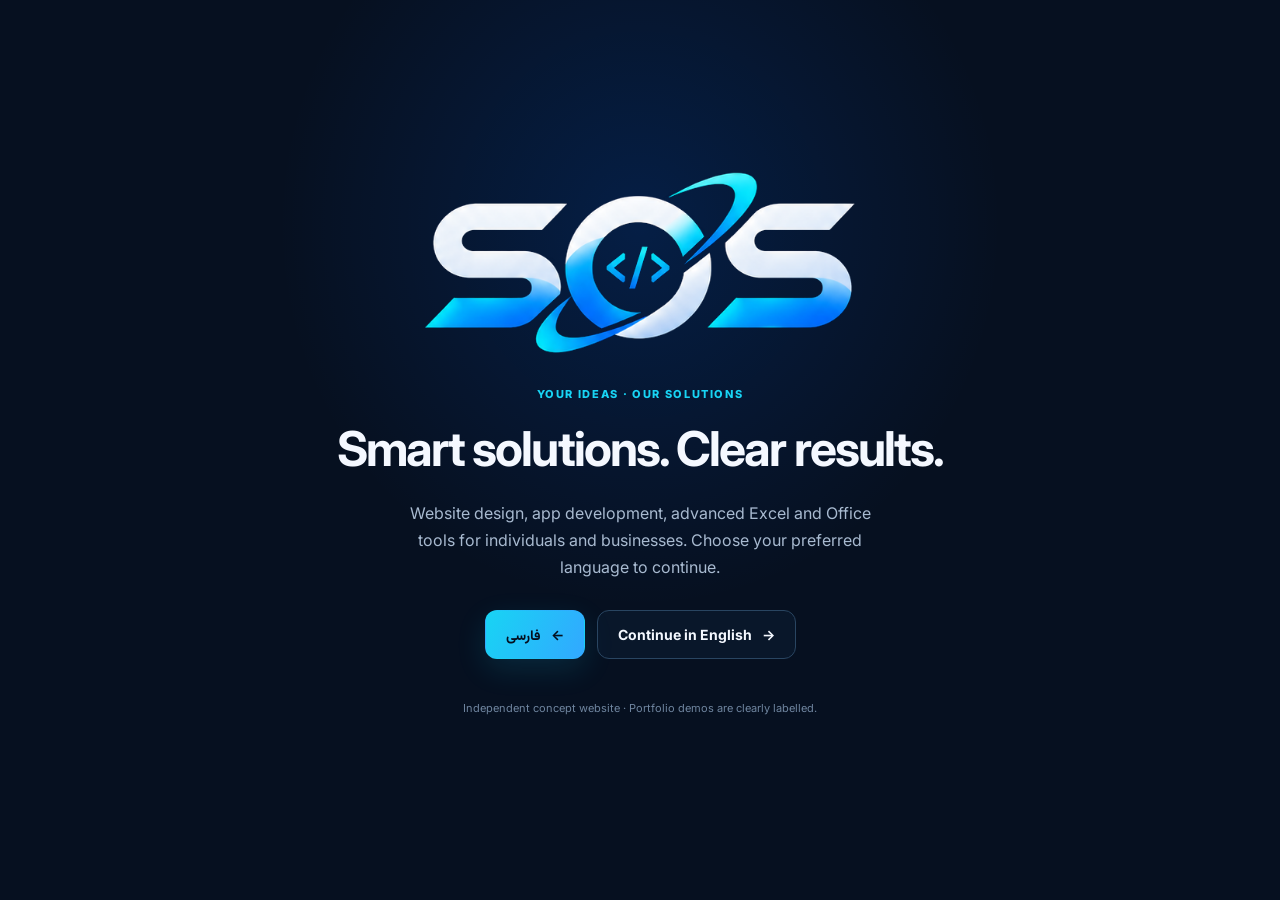
<file: index.html>
<!doctype html>
<html lang="en">
<head>
  <meta charset="utf-8">
  <meta name="viewport" content="width=device-width, initial-scale=1">
  <meta name="theme-color" content="#061020">
  <meta name="description" content="Smart Online Solutions — practical digital solutions for people and businesses.">
  <title>Smart Online Solutions | Choose your language</title>
  <link rel="icon" href="assets/icons/favicon.svg" type="image/svg+xml">
  <link rel="stylesheet" href="css/main.css">
</head>
<body class="language-gate">
  <main class="gate-shell">
    <img class="gate-logo" src="assets/images/sos-logo.png" alt="Smart Online Solutions logo">
    <p class="eyebrow">YOUR IDEAS · OUR SOLUTIONS</p>
    <h1>Smart solutions. Clear results.</h1>
    <p class="gate-intro">Website design, app development, advanced Excel and Office tools for individuals and businesses. Choose your preferred language to continue.</p>
    <div class="language-options">
      <a class="button button-primary" href="fa/">فارسی <span aria-hidden="true">←</span></a>
      <a class="button button-secondary" href="en/">Continue in English <span aria-hidden="true">→</span></a>
    </div>
    <p class="small-note">Independent concept website · Portfolio demos are clearly labelled.</p>
  </main>
</body>
</html>
</file>
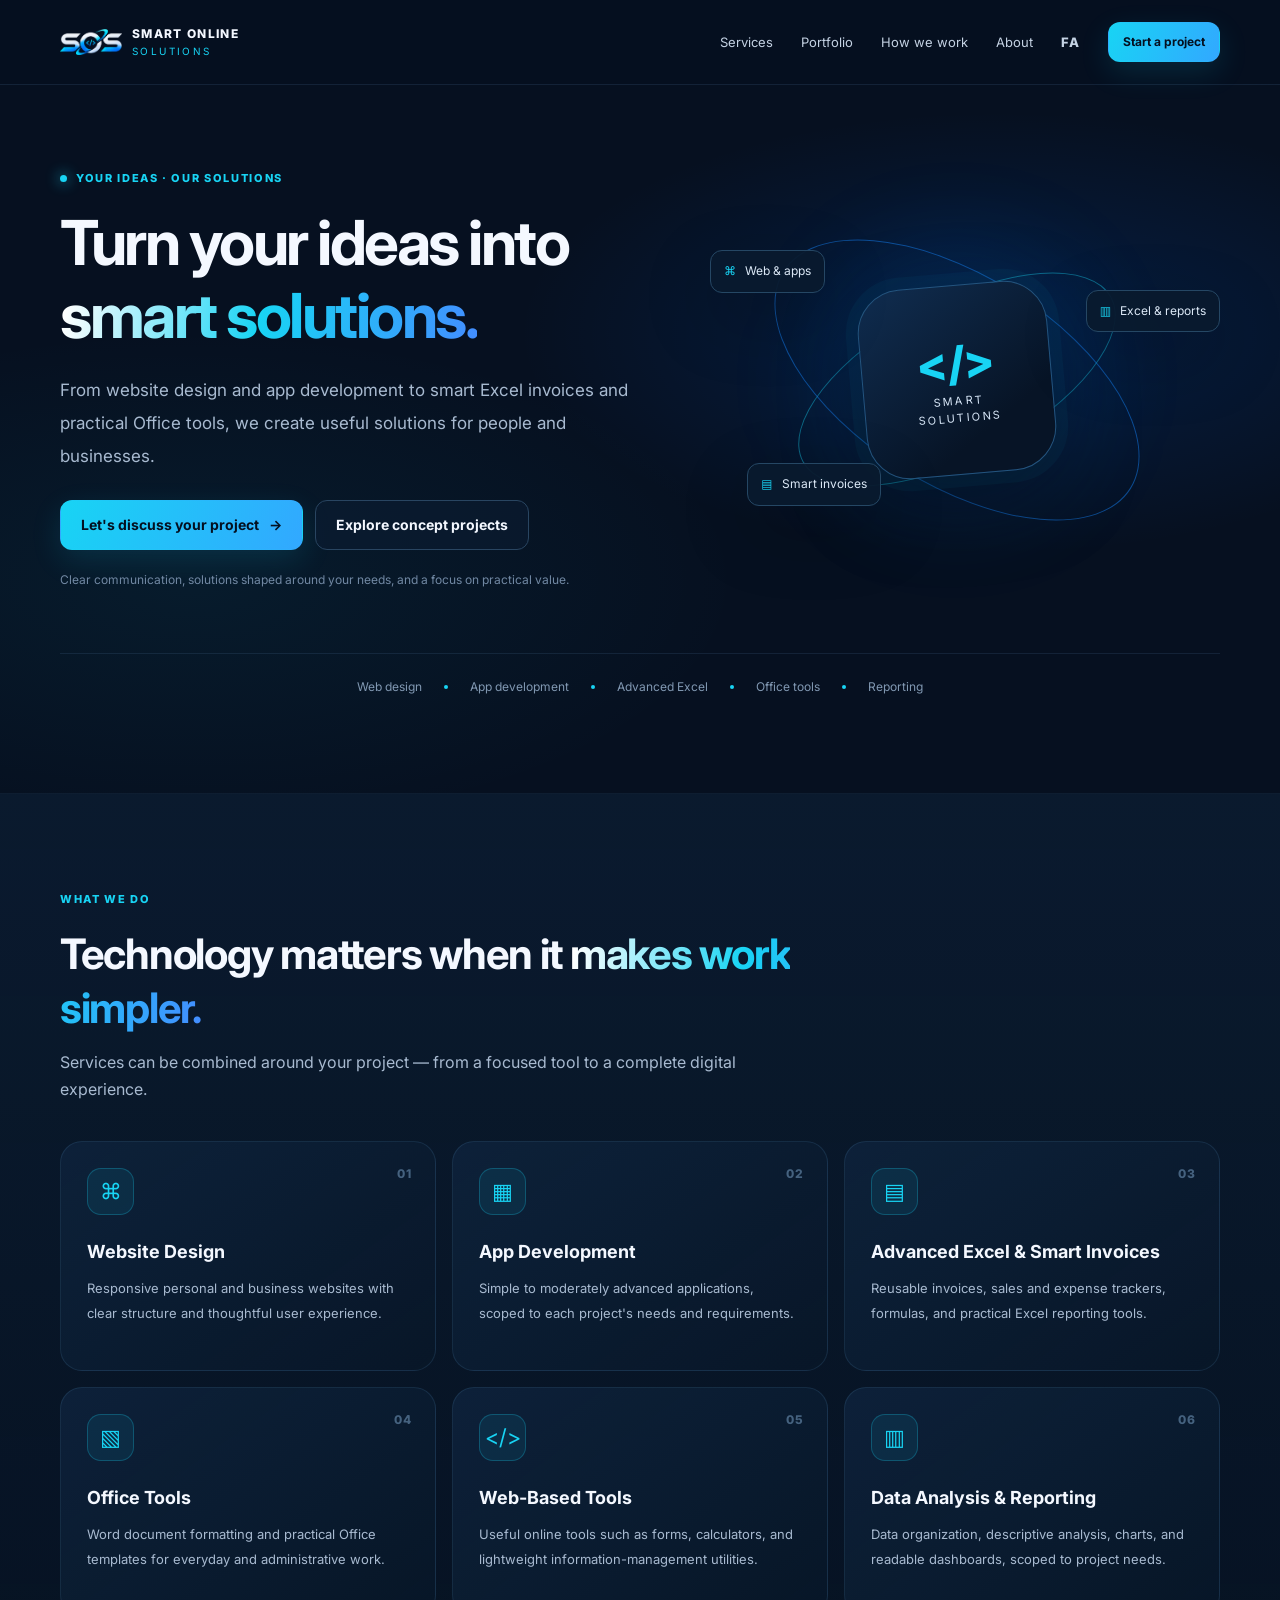
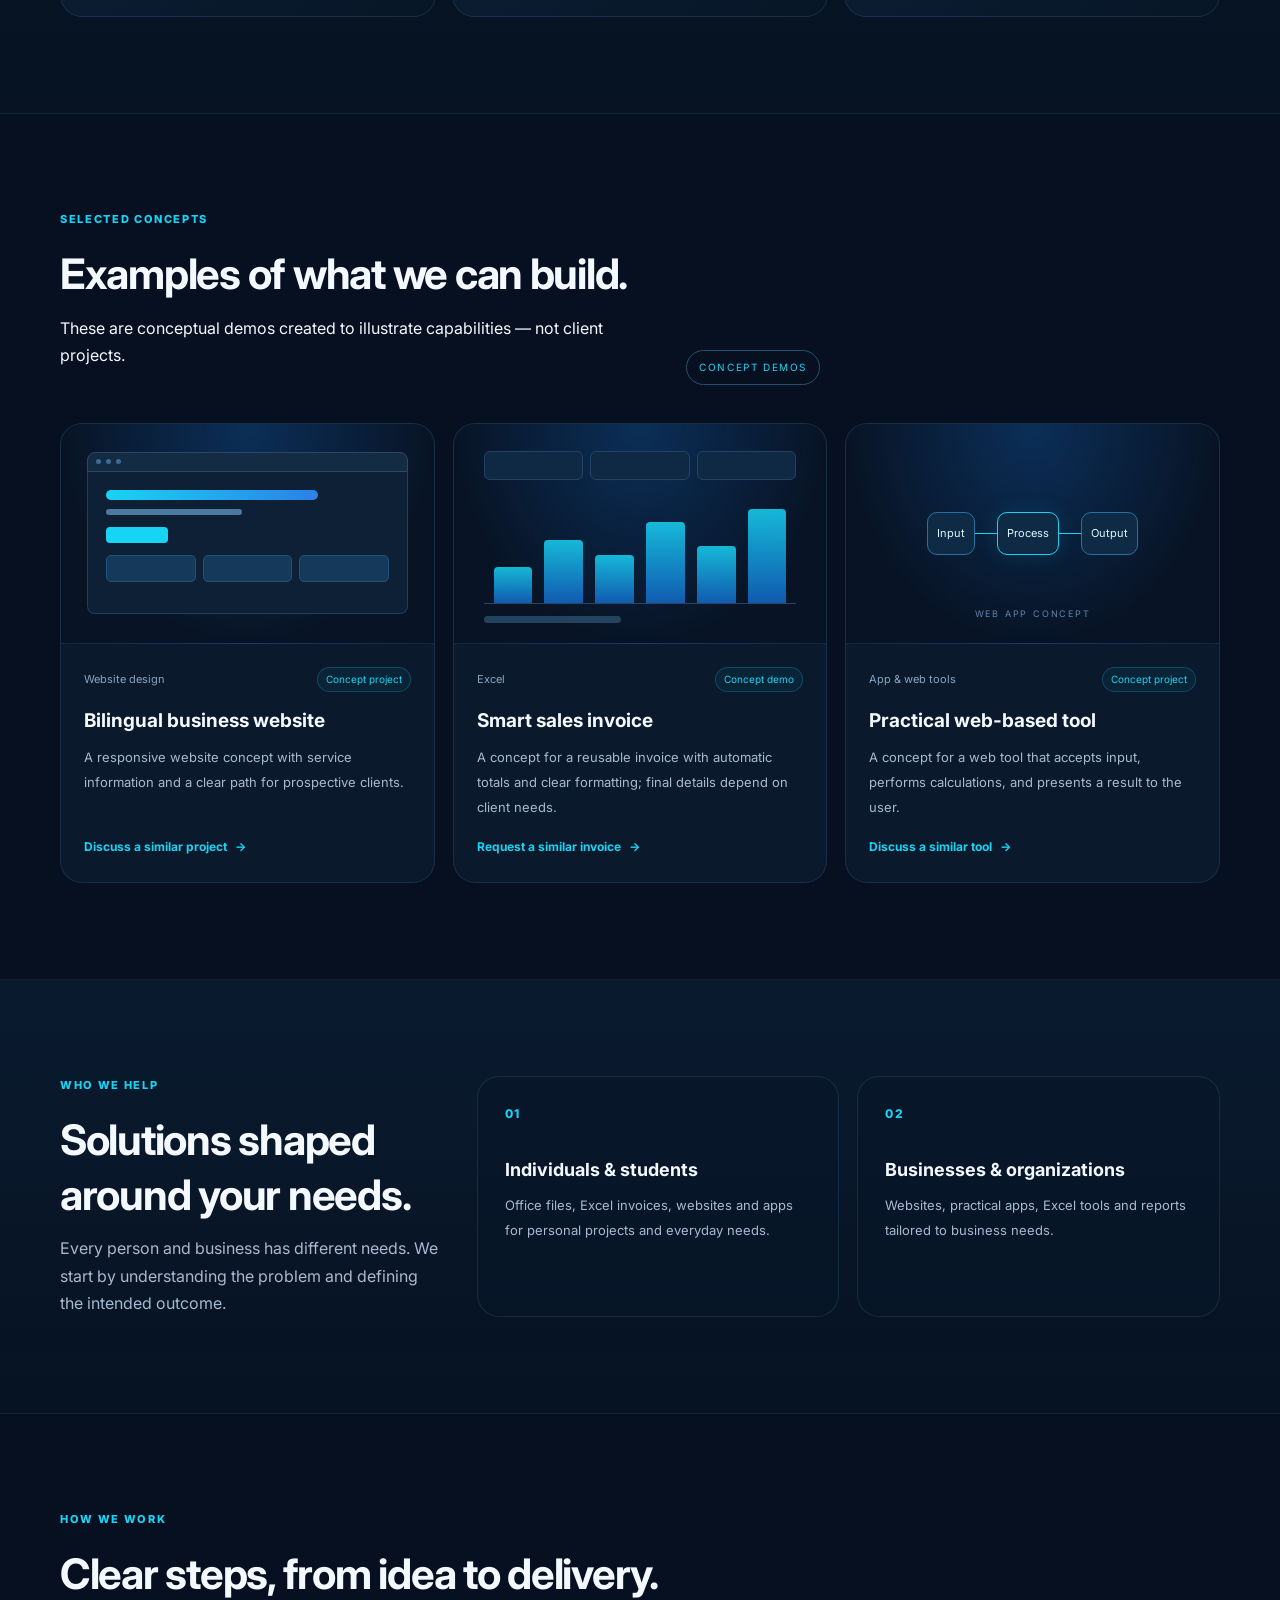
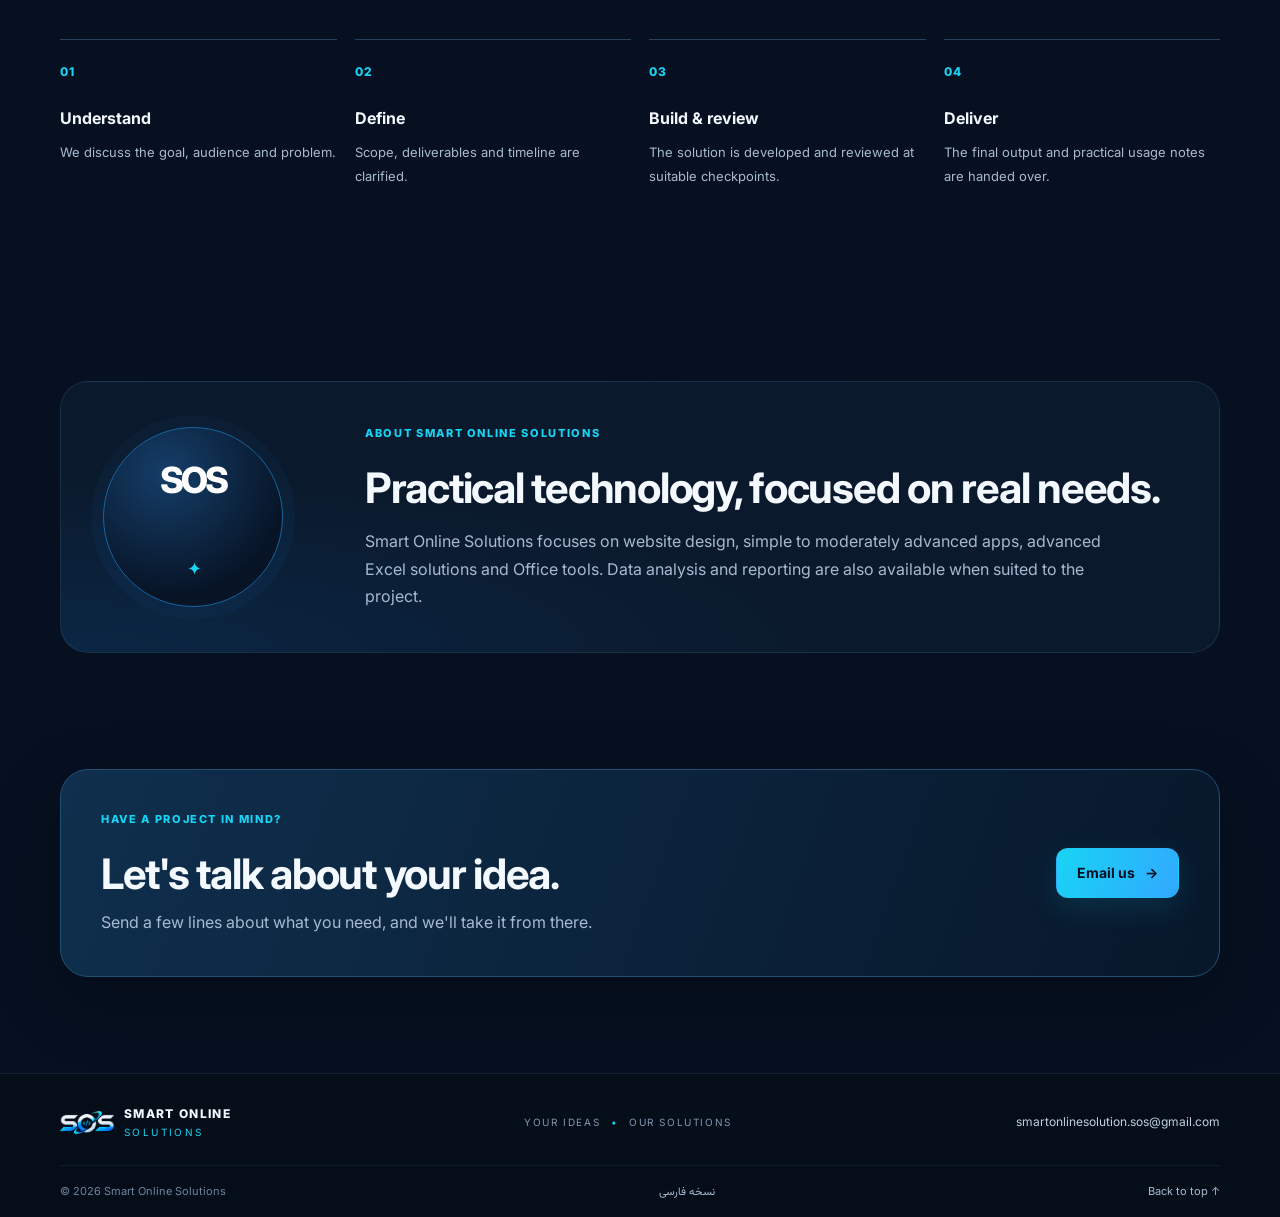
<file: en/index.html>
<!doctype html>
<html lang="en" dir="ltr">
<head>
  <meta charset="utf-8">
  <meta name="viewport" content="width=device-width, initial-scale=1">
  <meta name="theme-color" content="#061020">
  <meta name="description" content="Practical digital solutions for individuals and businesses — web design, software, data reporting and automation.">
  <title>Smart Online Solutions | Practical Digital Solutions</title>
  <link rel="icon" href="../assets/icons/favicon.svg" type="image/svg+xml">
  <link rel="stylesheet" href="../css/main.css">
  <script src="../js/main.js" defer></script>
</head>
<body>
  <a class="skip-link" href="#main">Skip to main content</a>
  <header class="site-header"><div class="container nav-wrap">
    <a class="brand" href="./" aria-label="SOS home"><img src="../assets/images/sos-logo.png" alt="Smart Online Solutions logo"><span class="brand-copy"><strong>SMART ONLINE</strong><small>SOLUTIONS</small></span></a>
    <button class="menu-toggle" type="button" aria-expanded="false" aria-controls="primary-nav"><span class="menu-icon" aria-hidden="true">☰</span><span class="sr-only">Open menu</span></button>
    <nav class="primary-nav" id="primary-nav" aria-label="Main navigation"><a href="#services">Services</a><a href="#portfolio">Portfolio</a><a href="#process">How we work</a><a href="#about">About</a><a class="language-link" href="../fa/" lang="fa" dir="rtl">FA</a><a class="button button-small button-primary" href="#contact">Start a project</a></nav>
  </div></header>
  <main id="main">
    <section class="hero section-space"><div class="container hero-grid"><div class="hero-copy"><p class="eyebrow"><span class="status-dot"></span> YOUR IDEAS · OUR SOLUTIONS</p><h1>Turn your ideas into <span class="gradient-text">smart solutions.</span></h1><p class="hero-lead">From website design and app development to smart Excel invoices and practical Office tools, we create useful solutions for people and businesses.</p><div class="hero-actions"><a class="button button-primary" href="#contact">Let's discuss your project <span aria-hidden="true">→</span></a><a class="button button-secondary" href="#portfolio">Explore concept projects</a></div><p class="hero-footnote">Clear communication, solutions shaped around your needs, and a focus on practical value.</p></div><div class="hero-visual" aria-label="Abstract technology graphic"><div class="orbit orbit-one"></div><div class="orbit orbit-two"></div><div class="visual-core"><span class="code-mark">&lt;/&gt;</span><span class="core-caption">SMART<br> SOLUTIONS</span></div><span class="floating-chip chip-web"><span>⌘</span> Web & apps</span><span class="floating-chip chip-data"><span>▥</span> Excel & reports</span><span class="floating-chip chip-auto"><span>▤</span> Smart invoices</span></div></div><div class="container trust-strip"><span>Web design</span><i></i><span>App development</span><i></i><span>Advanced Excel</span><i></i><span>Office tools</span><i></i><span>Reporting</span></div></section>
    <section class="section-space section-muted" id="services"><div class="container"><div class="section-heading"><p class="eyebrow">What we do</p><h2>Technology matters when it <span class="gradient-text">makes work simpler.</span></h2><p>Services can be combined around your project — from a focused tool to a complete digital experience.</p></div><div class="service-grid">
      <article class="service-card"><span class="service-icon">⌘</span><h3>Website Design</h3><p>Responsive personal and business websites with clear structure and thoughtful user experience.</p><span class="card-index">01</span></article>
      <article class="service-card"><span class="service-icon">▦</span><h3>App Development</h3><p>Simple to moderately advanced applications, scoped to each project's needs and requirements.</p><span class="card-index">02</span></article>
      <article class="service-card"><span class="service-icon">▤</span><h3>Advanced Excel & Smart Invoices</h3><p>Reusable invoices, sales and expense trackers, formulas, and practical Excel reporting tools.</p><span class="card-index">03</span></article>
      <article class="service-card"><span class="service-icon">▧</span><h3>Office Tools</h3><p>Word document formatting and practical Office templates for everyday and administrative work.</p><span class="card-index">04</span></article>
      <article class="service-card"><span class="service-icon">&lt;/&gt;</span><h3>Web-Based Tools</h3><p>Useful online tools such as forms, calculators, and lightweight information-management utilities.</p><span class="card-index">05</span></article>
      <article class="service-card"><span class="service-icon">▥</span><h3>Data Analysis & Reporting</h3><p>Data organization, descriptive analysis, charts, and readable dashboards, scoped to project needs.</p><span class="card-index">06</span></article>
    </div>
    </div></section>
    <section class="section-space" id="portfolio"><div class="container"><div class="section-heading heading-row"><div><p class="eyebrow">Selected concepts</p><h2>Examples of what we can build.</h2><p>These are conceptual demos created to illustrate capabilities — not client projects.</p></div><span class="demo-label">CONCEPT DEMOS</span></div><div class="portfolio-grid">
      <article class="project-card"><div class="project-art art-web"><div class="browser-bar"><b></b><b></b><b></b></div><div class="mock-layout"><span class="mock-line wide"></span><span class="mock-line"></span><div class="mock-button"></div><div class="mock-panels"><i></i><i></i><i></i></div></div></div><div class="project-info"><div class="project-meta"><span>Website design</span><span class="demo-pill">Concept project</span></div><h3>Bilingual business website</h3><p>A responsive website concept with service information and a clear path for prospective clients.</p><a href="#contact" class="text-link">Discuss a similar project <span aria-hidden="true">→</span></a></div></article>
      <article class="project-card"><div class="project-art art-data"><div class="chart-top"><span></span><span></span><span></span></div><div class="chart-bars"><i style="height:36%"></i><i style="height:64%"></i><i style="height:48%"></i><i style="height:82%"></i><i style="height:57%"></i><i style="height:95%"></i></div><div class="chart-footer"></div></div><div class="project-info"><div class="project-meta"><span>Excel</span><span class="demo-pill">Concept demo</span></div><h3>Smart sales invoice</h3><p>A concept for a reusable invoice with automatic totals and clear formatting; final details depend on client needs.</p><a href="#contact" class="text-link">Request a similar invoice <span aria-hidden="true">→</span></a></div></article>
      <article class="project-card"><div class="project-art art-automation"><div class="flow-node node-a">Input</div><div class="flow-connector"></div><div class="flow-node node-b">Process</div><div class="flow-connector"></div><div class="flow-node node-c">Output</div><div class="flow-caption">WEB APP CONCEPT</div></div><div class="project-info"><div class="project-meta"><span>App & web tools</span><span class="demo-pill">Concept project</span></div><h3>Practical web-based tool</h3><p>A concept for a web tool that accepts input, performs calculations, and presents a result to the user.</p><a href="#contact" class="text-link">Discuss a similar tool <span aria-hidden="true">→</span></a></div></article>
    </div>
    </div></section>
    <section class="section-space section-muted" id="audience"><div class="container audience-grid"><div><p class="eyebrow">Who we help</p><h2>Solutions shaped around your needs.</h2><p class="muted-copy">Every person and business has different needs. We start by understanding the problem and defining the intended outcome.</p></div><div class="audience-card"><span class="audience-number">01</span><h3>Individuals & students</h3><p>Office files, Excel invoices, websites and apps for personal projects and everyday needs.</p></div><div class="audience-card"><span class="audience-number">02</span><h3>Businesses & organizations</h3><p>Websites, practical apps, Excel tools and reports tailored to business needs.</p></div></div></section>
    <section class="section-space" id="process"><div class="container"><div class="section-heading"><p class="eyebrow">How we work</p><h2>Clear steps, from idea to delivery.</h2></div><div class="process-grid"><article><span>01</span><h3>Understand</h3><p>We discuss the goal, audience and problem.</p></article><article><span>02</span><h3>Define</h3><p>Scope, deliverables and timeline are clarified.</p></article><article><span>03</span><h3>Build & review</h3><p>The solution is developed and reviewed at suitable checkpoints.</p></article><article><span>04</span><h3>Deliver</h3><p>The final output and practical usage notes are handed over.</p></article></div></div></section>
    <section class="section-space about-section" id="about"><div class="container about-panel"><div class="about-mark">SOS<span>✦</span></div><div><p class="eyebrow">About Smart Online Solutions</p><h2>Practical technology, focused on real needs.</h2><p>Smart Online Solutions focuses on website design, simple to moderately advanced apps, advanced Excel solutions and Office tools. Data analysis and reporting are also available when suited to the project.</p></div></div></section>
    <section class="section-space contact-section" id="contact"><div class="container contact-panel"><div><p class="eyebrow">Have a project in mind?</p><h2>Let's talk about your idea.</h2><p>Send a few lines about what you need, and we'll take it from there.</p></div><a class="button button-primary" href="mailto:smartonlinesolution.sos@gmail.com?subject=Project%20Inquiry%20-%20Smart%20Online%20Solutions">Email us <span aria-hidden="true">→</span></a></div></section>
  </main>
  <footer class="site-footer"><div class="container footer-main"><a class="brand footer-brand" href="./"><img src="../assets/images/sos-logo.png" alt=""><span class="brand-copy"><strong>SMART ONLINE</strong><small>SOLUTIONS</small></span></a><p>YOUR IDEAS <span>•</span> OUR SOLUTIONS</p><a href="mailto:smartonlinesolution.sos@gmail.com">smartonlinesolution.sos@gmail.com</a></div><div class="container footer-bottom"><span>© <span data-year></span> Smart Online Solutions</span><a href="../fa/" lang="fa" dir="rtl">نسخه فارسی</a><a href="#main">Back to top ↑</a></div></footer>
</body>
</html>
</file>
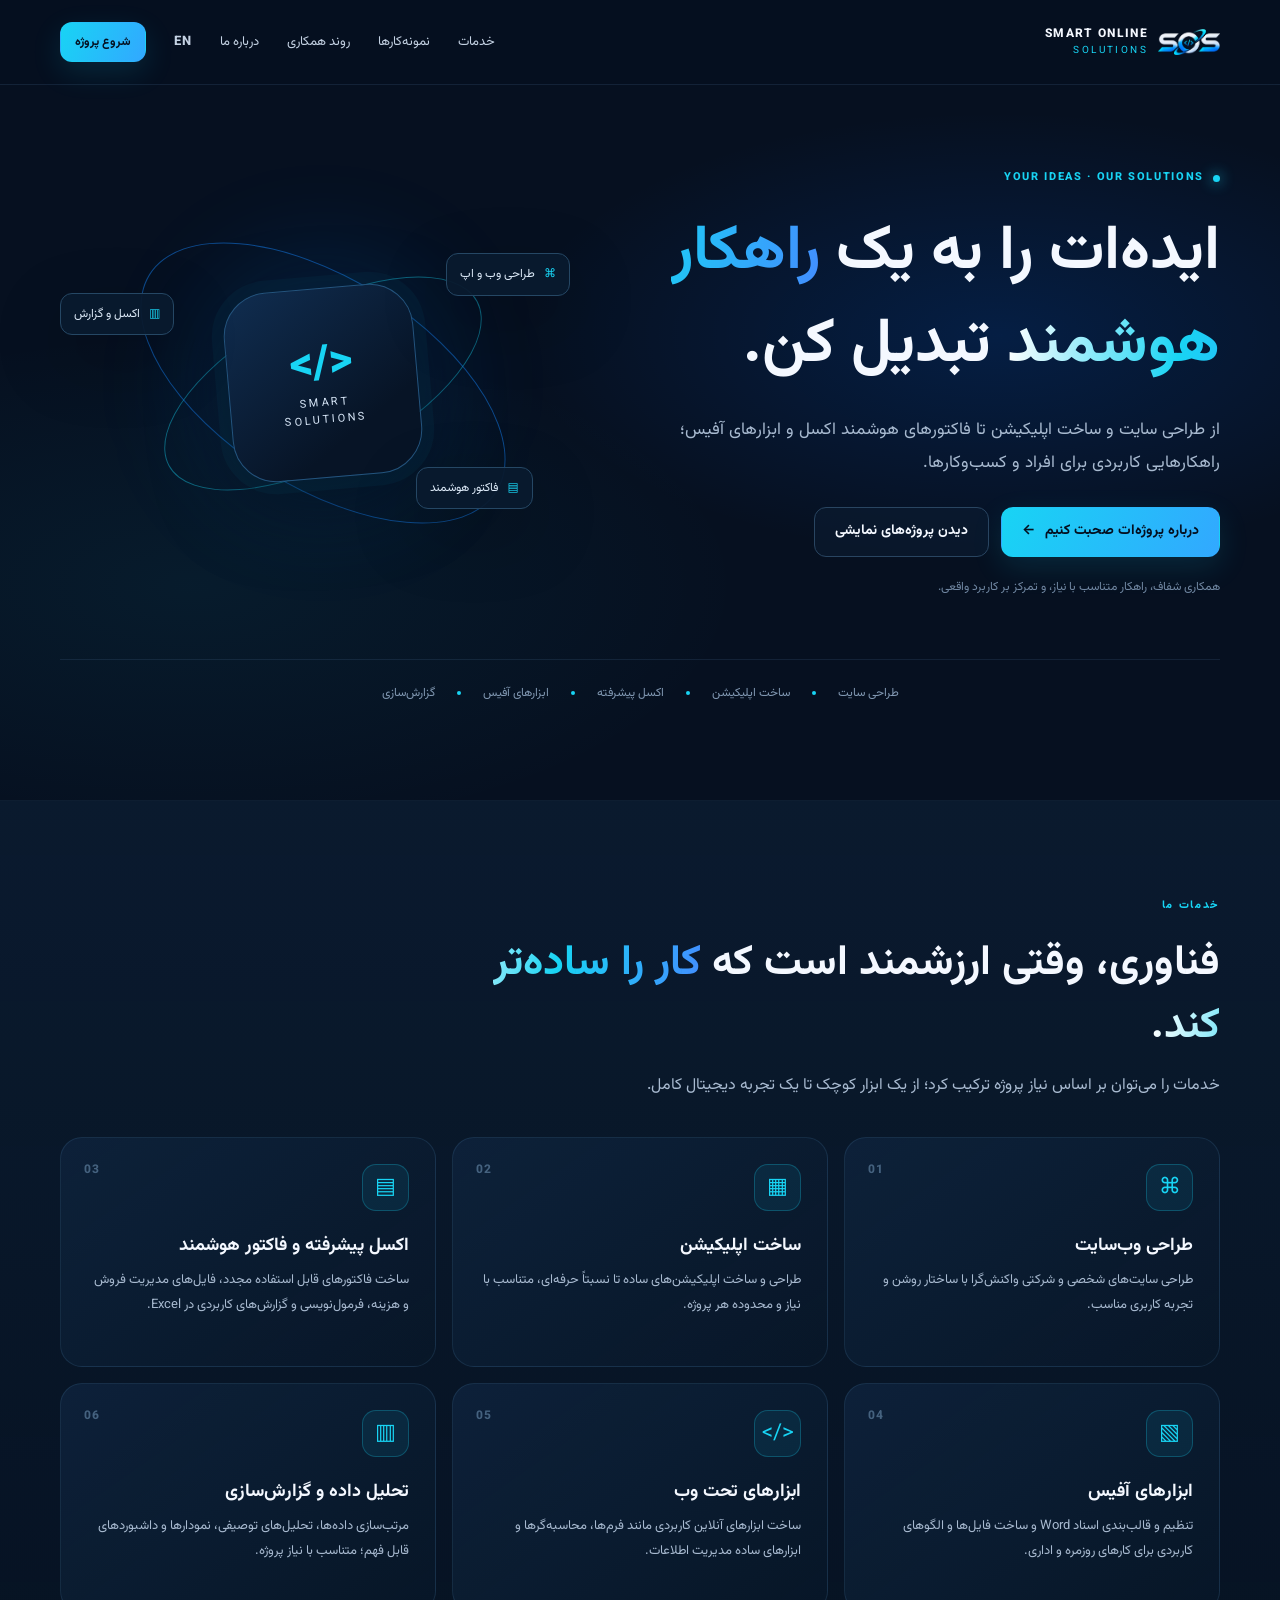
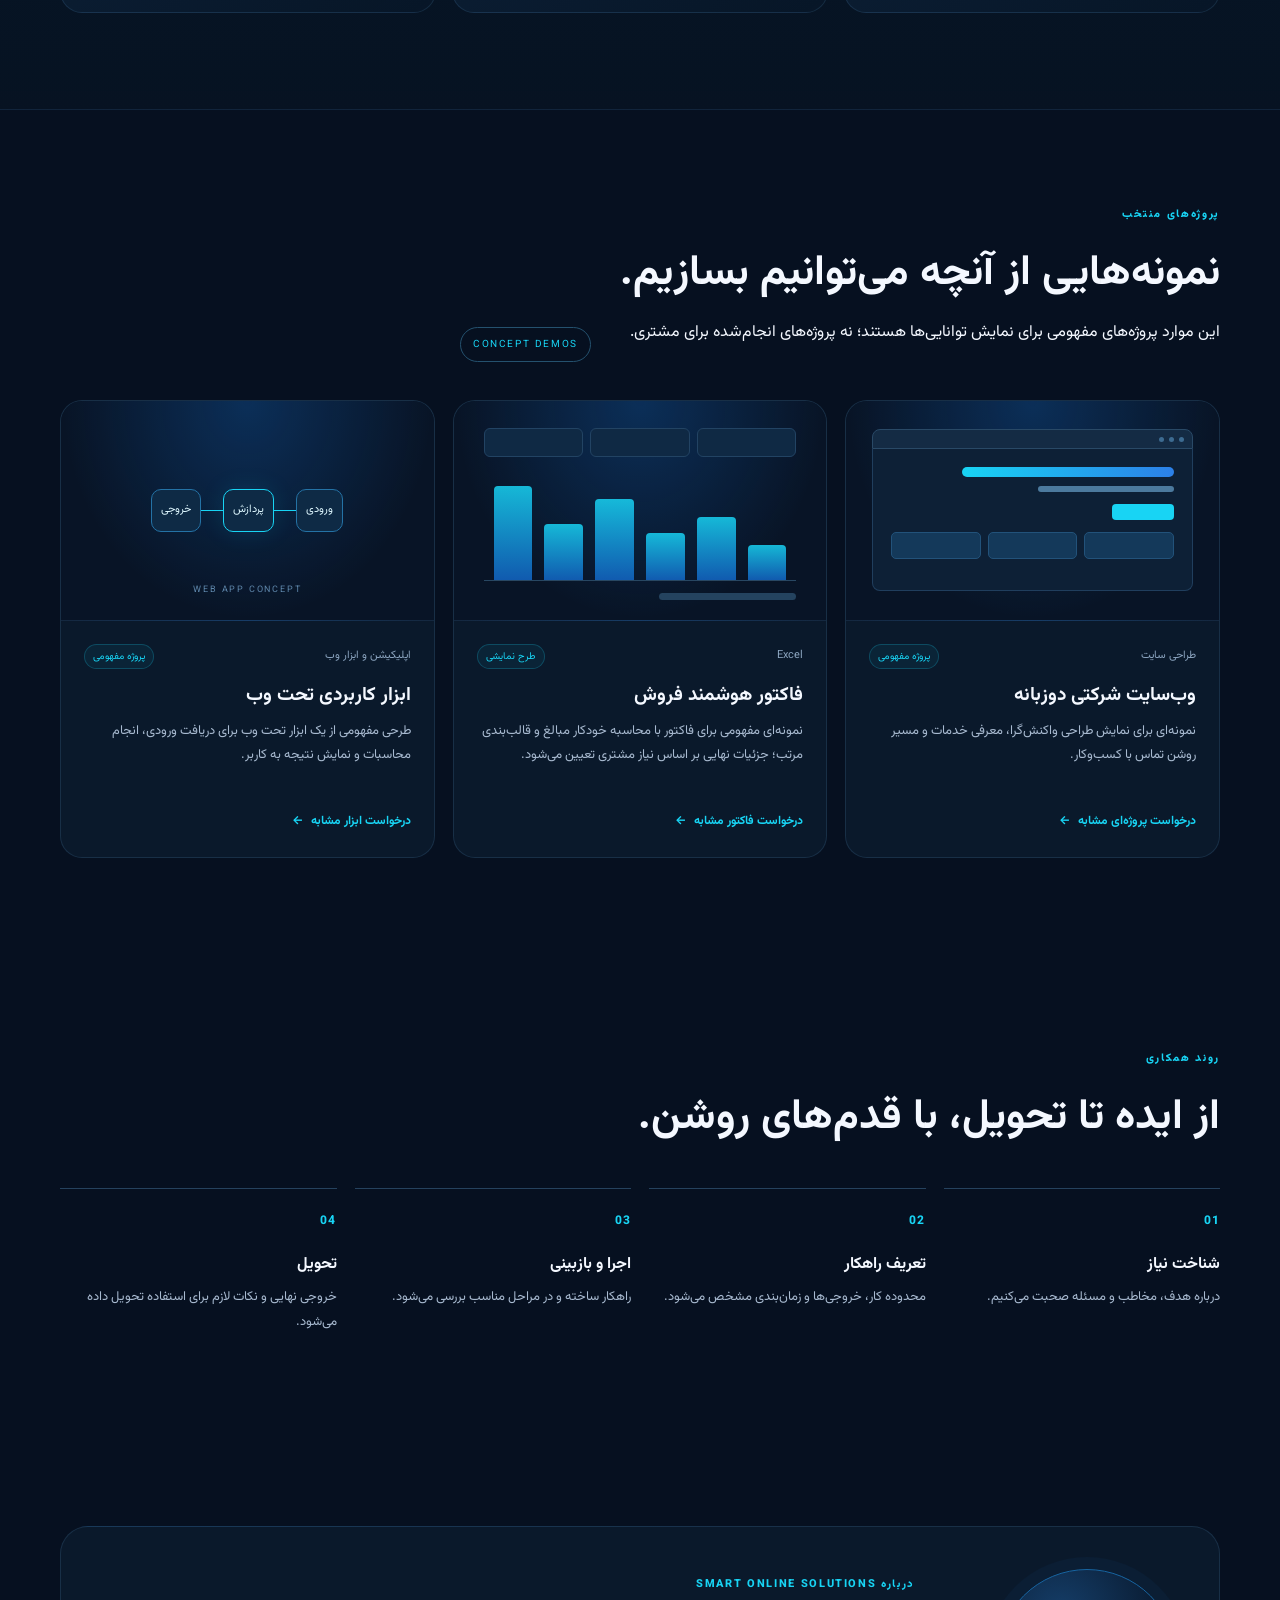
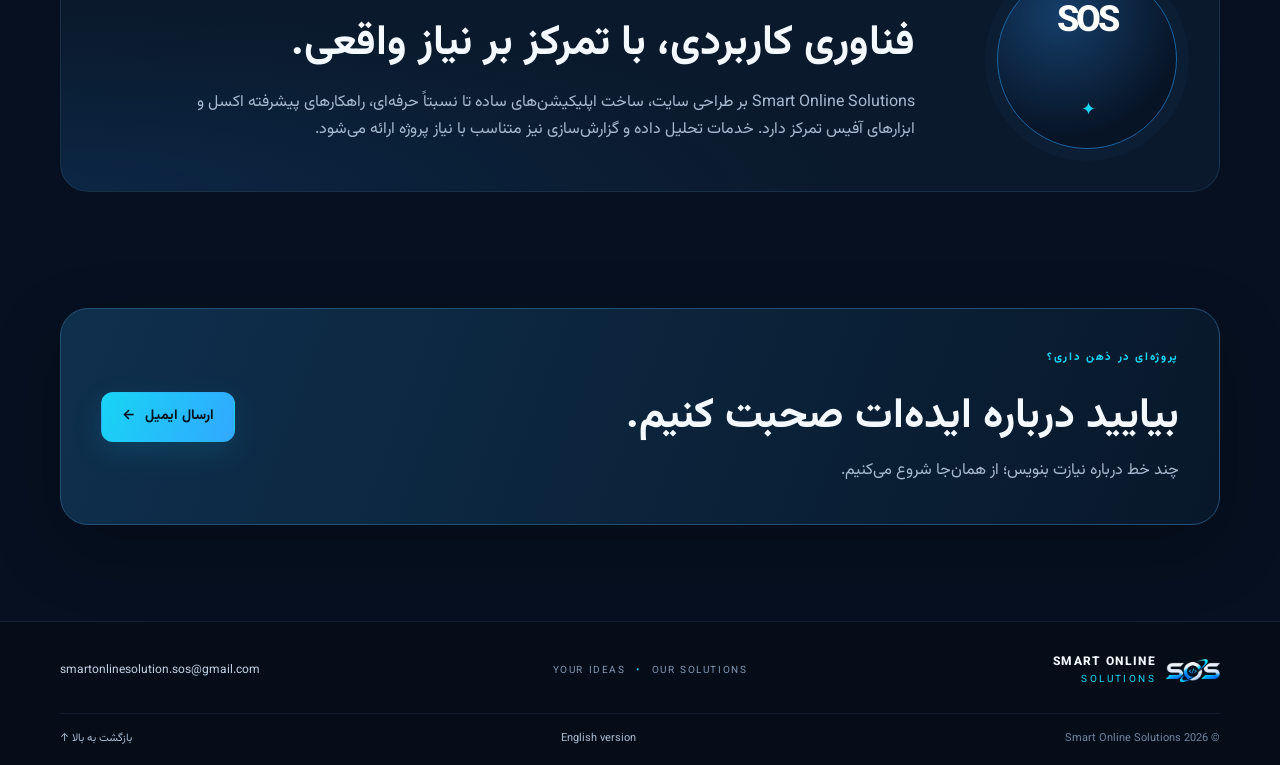
<file: fa/index.html>
<!doctype html>
<html lang="fa" dir="rtl">
<head>
  <meta charset="utf-8">
  <meta name="viewport" content="width=device-width, initial-scale=1">
  <meta name="theme-color" content="#061020">
  <meta name="description" content="خدمات طراحی سایت، ساخت اپلیکیشن، ابزارهای اکسل و آفیس و گزارش‌سازی برای افراد و کسب‌وکارها.">
  <title>اسمارت آنلاین سولوشنز | راهکارهای دیجیتال</title>
  <link rel="icon" href="../assets/icons/favicon.svg" type="image/svg+xml">
  <link rel="stylesheet" href="../css/main.css">
  <script src="../js/main.js" defer></script>
</head>
<body>
  <a class="skip-link" href="#main">رفتن به محتوای اصلی</a>
  <header class="site-header">
    <div class="container nav-wrap">
      <a class="brand" href="./" aria-label="صفحه اصلی SOS">
        <img src="../assets/images/sos-logo.png" alt="لوگوی Smart Online Solutions">
        <span class="brand-copy"><strong>SMART ONLINE</strong><small>SOLUTIONS</small></span>
      </a>
      <button class="menu-toggle" type="button" aria-expanded="false" aria-controls="primary-nav"><span class="menu-icon" aria-hidden="true">☰</span><span class="sr-only">باز کردن منو</span></button>
      <nav class="primary-nav" id="primary-nav" aria-label="منوی اصلی">
        <a href="#services">خدمات</a><a href="#portfolio">نمونه‌کارها</a><a href="#process">روند همکاری</a><a href="#about">درباره ما</a>
        <a class="language-link" href="../en/" lang="en" dir="ltr">EN</a>
        <a class="button button-small button-primary" href="#contact">شروع پروژه</a>
      </nav>
    </div>
  </header>

  <main id="main">
    <section class="hero section-space">
      <div class="container hero-grid">
        <div class="hero-copy">
          <p class="eyebrow"><span class="status-dot"></span> YOUR IDEAS · OUR SOLUTIONS</p>
          <h1>ایده‌ات را به یک <span class="gradient-text">راهکار هوشمند</span> تبدیل کن.</h1>
          <p class="hero-lead">از طراحی سایت و ساخت اپلیکیشن تا فاکتورهای هوشمند اکسل و ابزارهای آفیس؛ راهکارهایی کاربردی برای افراد و کسب‌وکارها.</p>
          <div class="hero-actions"><a class="button button-primary" href="#contact">درباره پروژه‌ات صحبت کنیم <span aria-hidden="true">←</span></a><a class="button button-secondary" href="#portfolio">دیدن پروژه‌های نمایشی</a></div>
          <p class="hero-footnote">همکاری شفاف، راهکار متناسب با نیاز، و تمرکز بر کاربرد واقعی.</p>
        </div>
        <div class="hero-visual" aria-label="نماد گرافیکی فناوری">
          <div class="orbit orbit-one"></div><div class="orbit orbit-two"></div>
          <div class="visual-core"><span class="code-mark">&lt;/&gt;</span><span class="core-caption">SMART<br> SOLUTIONS</span></div>
          <span class="floating-chip chip-web"><span>⌘</span> طراحی وب و اپ</span>
          <span class="floating-chip chip-data"><span>▥</span> اکسل و گزارش</span>
          <span class="floating-chip chip-auto"><span>▤</span> فاکتور هوشمند</span>
        </div>
      </div>
      <div class="container trust-strip"><span>طراحی سایت</span><i></i><span>ساخت اپلیکیشن</span><i></i><span>اکسل پیشرفته</span><i></i><span>ابزارهای آفیس</span><i></i><span>گزارش‌سازی</span></div>
    </section>

    <section class="section-space section-muted" id="services">
      <div class="container"><div class="section-heading"><p class="eyebrow">خدمات ما</p><h2>فناوری، وقتی ارزشمند است که <span class="gradient-text">کار را ساده‌تر کند.</span></h2><p>خدمات را می‌توان بر اساس نیاز پروژه ترکیب کرد؛ از یک ابزار کوچک تا یک تجربه دیجیتال کامل.</p></div>
        <div class="service-grid">
          <article class="service-card"><span class="service-icon">⌘</span><h3>طراحی وب‌سایت</h3><p>طراحی سایت‌های شخصی و شرکتی واکنش‌گرا با ساختار روشن و تجربه کاربری مناسب.</p><span class="card-index">01</span></article>
          <article class="service-card"><span class="service-icon">▦</span><h3>ساخت اپلیکیشن</h3><p>طراحی و ساخت اپلیکیشن‌های ساده تا نسبتاً حرفه‌ای، متناسب با نیاز و محدوده هر پروژه.</p><span class="card-index">02</span></article>
          <article class="service-card"><span class="service-icon">▤</span><h3>اکسل پیشرفته و فاکتور هوشمند</h3><p>ساخت فاکتورهای قابل استفاده مجدد، فایل‌های مدیریت فروش و هزینه، فرمول‌نویسی و گزارش‌های کاربردی در Excel.</p><span class="card-index">03</span></article>
          <article class="service-card"><span class="service-icon">▧</span><h3>ابزارهای آفیس</h3><p>تنظیم و قالب‌بندی اسناد Word و ساخت فایل‌ها و الگوهای کاربردی برای کارهای روزمره و اداری.</p><span class="card-index">04</span></article>
          <article class="service-card"><span class="service-icon">&lt;/&gt;</span><h3>ابزارهای تحت وب</h3><p>ساخت ابزارهای آنلاین کاربردی مانند فرم‌ها، محاسبه‌گرها و ابزارهای ساده مدیریت اطلاعات.</p><span class="card-index">05</span></article>
          <article class="service-card"><span class="service-icon">▥</span><h3>تحلیل داده و گزارش‌سازی</h3><p>مرتب‌سازی داده‌ها، تحلیل‌های توصیفی، نمودارها و داشبوردهای قابل فهم؛ متناسب با نیاز پروژه.</p><span class="card-index">06</span></article>
        </div>
    </div></section>


    <section class="section-space" id="portfolio">
      <div class="container"><div class="section-heading heading-row"><div><p class="eyebrow">پروژه‌های منتخب</p><h2>نمونه‌هایی از آنچه می‌توانیم بسازیم.</h2><p>این موارد پروژه‌های مفهومی برای نمایش توانایی‌ها هستند؛ نه پروژه‌های انجام‌شده برای مشتری.</p></div><span class="demo-label">CONCEPT DEMOS</span></div>
        <div class="portfolio-grid">
          <article class="project-card"><div class="project-art art-web"><div class="browser-bar"><b></b><b></b><b></b></div><div class="mock-layout"><span class="mock-line wide"></span><span class="mock-line"></span><div class="mock-button"></div><div class="mock-panels"><i></i><i></i><i></i></div></div></div><div class="project-info"><div class="project-meta"><span>طراحی سایت</span><span class="demo-pill">پروژه مفهومی</span></div><h3>وب‌سایت شرکتی دو‌زبانه</h3><p>نمونه‌ای برای نمایش طراحی واکنش‌گرا، معرفی خدمات و مسیر روشن تماس با کسب‌وکار.</p><a href="#contact" class="text-link">درخواست پروژه‌ای مشابه <span aria-hidden="true">←</span></a></div></article>
          <article class="project-card"><div class="project-art art-data"><div class="chart-top"><span></span><span></span><span></span></div><div class="chart-bars"><i style="height:36%"></i><i style="height:64%"></i><i style="height:48%"></i><i style="height:82%"></i><i style="height:57%"></i><i style="height:95%"></i></div><div class="chart-footer"></div></div><div class="project-info"><div class="project-meta"><span>Excel</span><span class="demo-pill">طرح نمایشی</span></div><h3>فاکتور هوشمند فروش</h3><p>نمونه‌ای مفهومی برای فاکتور با محاسبه خودکار مبالغ و قالب‌بندی مرتب؛ جزئیات نهایی بر اساس نیاز مشتری تعیین می‌شود.</p><a href="#contact" class="text-link">درخواست فاکتور مشابه <span aria-hidden="true">←</span></a></div></article>
          <article class="project-card"><div class="project-art art-automation"><div class="flow-node node-a">ورودی</div><div class="flow-connector"></div><div class="flow-node node-b">پردازش</div><div class="flow-connector"></div><div class="flow-node node-c">خروجی</div><div class="flow-caption">WEB APP CONCEPT</div></div><div class="project-info"><div class="project-meta"><span>اپلیکیشن و ابزار وب</span><span class="demo-pill">پروژه مفهومی</span></div><h3>ابزار کاربردی تحت وب</h3><p>طرحی مفهومی از یک ابزار تحت وب برای دریافت ورودی، انجام محاسبات و نمایش نتیجه به کاربر.</p><a href="#contact" class="text-link">درخواست ابزار مشابه <span aria-hidden="true">←</span></a></div></article>
        </div>
      </div>
    </section>

    <section class="section-space" id="process"><div class="container"><div class="section-heading"><p class="eyebrow">روند همکاری</p><h2>از ایده تا تحویل، با قدم‌های روشن.</h2></div><div class="process-grid"><article><span>01</span><h3>شناخت نیاز</h3><p>درباره هدف، مخاطب و مسئله صحبت می‌کنیم.</p></article><article><span>02</span><h3>تعریف راهکار</h3><p>محدوده کار، خروجی‌ها و زمان‌بندی مشخص می‌شود.</p></article><article><span>03</span><h3>اجرا و بازبینی</h3><p>راهکار ساخته و در مراحل مناسب بررسی می‌شود.</p></article><article><span>04</span><h3>تحویل</h3><p>خروجی نهایی و نکات لازم برای استفاده تحویل داده می‌شود.</p></article></div></div></section>

    <section class="section-space about-section" id="about"><div class="container about-panel"><div class="about-mark">SOS<span>✦</span></div><div><p class="eyebrow">درباره Smart Online Solutions</p><h2>فناوری کاربردی، با تمرکز بر نیاز واقعی.</h2><p>Smart Online Solutions بر طراحی سایت، ساخت اپلیکیشن‌های ساده تا نسبتاً حرفه‌ای، راهکارهای پیشرفته اکسل و ابزارهای آفیس تمرکز دارد. خدمات تحلیل داده و گزارش‌سازی نیز متناسب با نیاز پروژه ارائه می‌شود.</p></div></div></section>

    <section class="section-space contact-section" id="contact"><div class="container contact-panel"><div><p class="eyebrow">پروژه‌ای در ذهن داری؟</p><h2>بیایید درباره ایده‌ات صحبت کنیم.</h2><p>چند خط درباره نیازت بنویس؛ از همان‌جا شروع می‌کنیم.</p></div><a class="button button-primary" href="mailto:smartonlinesolution.sos@gmail.com?subject=Project%20Inquiry%20-%20Smart%20Online%20Solutions">ارسال ایمیل <span aria-hidden="true">←</span></a></div></section>
  </main>

  <footer class="site-footer"><div class="container footer-main"><a class="brand footer-brand" href="./"><img src="../assets/images/sos-logo.png" alt=""><span class="brand-copy"><strong>SMART ONLINE</strong><small>SOLUTIONS</small></span></a><p>YOUR IDEAS <span>•</span> OUR SOLUTIONS</p><a href="mailto:smartonlinesolution.sos@gmail.com">smartonlinesolution.sos@gmail.com</a></div><div class="container footer-bottom"><span>© <span data-year></span> Smart Online Solutions</span><a href="../en/" lang="en" dir="ltr">English version</a><a href="#main">بازگشت به بالا ↑</a></div></footer>
</body>
</html>
</file>
<file: css/main.css>
@import url('https://fonts.googleapis.com/css2?family=Inter:wght@400;500;600;700;800&family=Vazirmatn:wght@400;500;600;700;800&display=swap');

:root{color-scheme:dark;--bg:#061020;--bg-soft:#09172a;--panel:#0b1c32;--panel-2:#0e223b;--line:#1c3551;--text:#f4f8ff;--muted:#a8bad0;--blue:#1687ff;--cyan:#18d4f4;--radius:22px;--container:1160px;--shadow:0 24px 70px rgba(0,0,0,.22)}
*{box-sizing:border-box}html{scroll-behavior:smooth;scroll-padding-top:92px}body{margin:0;background:var(--bg);color:var(--text);font-family:Inter,Vazirmatn,system-ui,-apple-system,BlinkMacSystemFont,"Segoe UI",sans-serif;line-height:1.7}html[lang="fa"] body,body:lang(fa){font-family:Vazirmatn,Inter,system-ui,sans-serif}a{color:inherit;text-decoration:none}button,a{-webkit-tap-highlight-color:transparent}button{font:inherit}.container{width:min(var(--container),calc(100% - 44px));margin-inline:auto}.section-space{padding-block:96px}.section-muted{background:linear-gradient(180deg,rgba(12,31,53,.68),rgba(7,20,36,.58));border-block:1px solid rgba(65,111,153,.12)}.skip-link{position:absolute;top:-100px;inset-inline-start:12px;background:var(--cyan);color:#061020;padding:10px 14px;border-radius:8px;z-index:99}.skip-link:focus{top:12px}.sr-only{position:absolute;width:1px;height:1px;padding:0;margin:-1px;overflow:hidden;clip:rect(0,0,0,0);white-space:nowrap;border:0}
.site-header{position:sticky;top:0;z-index:50;background:rgba(6,16,32,.86);backdrop-filter:blur(18px);border-bottom:1px solid rgba(100,149,196,.15)}.nav-wrap{min-height:84px;display:flex;align-items:center;justify-content:space-between;gap:24px}.brand{display:flex;align-items:center;gap:10px;min-width:180px}.brand img{width:62px;height:42px;object-fit:contain}.brand-copy{display:flex;flex-direction:column;line-height:1.2;letter-spacing:.11em;font-size:12px}.brand-copy strong{font-weight:800}.brand-copy small{color:var(--cyan);font-size:10px;letter-spacing:.24em;margin-top:4px}.primary-nav{display:flex;align-items:center;gap:clamp(14px,2.2vw,28px);font-size:13px;color:#c4d2e3}.primary-nav>a:not(.button):hover,.footer-bottom a:hover{color:var(--cyan)}.language-link{font-weight:800;letter-spacing:.08em}.menu-toggle{display:none;background:transparent;color:var(--cyan);border:1px solid var(--line);border-radius:10px;padding:8px 12px;cursor:pointer}.button{display:inline-flex;align-items:center;justify-content:center;gap:10px;min-height:48px;padding:12px 20px;border-radius:12px;font-weight:700;font-size:14px;border:1px solid transparent;transition:transform .2s ease,border-color .2s ease,background .2s ease;cursor:pointer}.button:hover{transform:translateY(-2px)}.button-primary{background:linear-gradient(115deg,var(--cyan),#32a8ff);color:#041020;box-shadow:0 10px 30px rgba(24,212,244,.13)}.button-secondary{border-color:#294561;background:rgba(11,28,50,.58);color:var(--text)}.button-secondary:hover{border-color:var(--cyan)}.button-small{min-height:39px;padding:9px 14px;font-size:12px}
.hero{position:relative;overflow:hidden;padding-top:84px;background:radial-gradient(ellipse at 78% 35%,rgba(0,105,255,.16),transparent 34%),radial-gradient(ellipse at 15% 70%,rgba(24,212,244,.06),transparent 36%)}.hero-grid{display:grid;grid-template-columns:1.05fr .95fr;align-items:center;gap:54px;min-height:420px}.hero-copy{position:relative;z-index:2}.eyebrow{display:flex;align-items:center;gap:9px;color:var(--cyan);font-size:11px;font-weight:800;letter-spacing:.15em;text-transform:uppercase;margin:0 0 18px}.status-dot{width:7px;height:7px;border-radius:50%;background:var(--cyan);box-shadow:0 0 14px var(--cyan)}h1,h2,h3,p{margin-top:0}h1{font-size:clamp(36px,5vw,62px);line-height:1.18;letter-spacing:-.04em;margin-bottom:22px;max-width:720px}html[lang="fa"] h1,html[lang="fa"] h2,html[lang="fa"] h3{letter-spacing:0;line-height:1.5}.gradient-text{background:linear-gradient(100deg,#fff 2%,var(--cyan) 48%,#438dff 100%);-webkit-background-clip:text;background-clip:text;color:transparent}.hero-lead{font-size:17px;line-height:1.95;color:var(--muted);max-width:610px;margin-bottom:27px}.hero-actions{display:flex;flex-wrap:wrap;gap:12px}.hero-footnote{font-size:12px;color:#7188a3;margin:20px 0 0}.hero-visual{min-height:360px;position:relative;display:grid;place-items:center;isolation:isolate}.hero-visual:before{content:"";position:absolute;width:270px;height:270px;border-radius:50%;background:rgba(0,124,255,.12);filter:blur(45px);z-index:-1}.orbit{position:absolute;border:1px solid rgba(24,212,244,.42);border-radius:50%;transform:rotate(-28deg)}.orbit-one{width:350px;height:155px}.orbit-two{width:410px;height:210px;transform:rotate(32deg);border-color:rgba(22,135,255,.48)}.visual-core{width:190px;height:190px;border-radius:44px;display:flex;flex-direction:column;align-items:center;justify-content:center;background:linear-gradient(145deg,#102d50,#071426 72%);border:1px solid #24547d;box-shadow:0 0 0 12px rgba(24,212,244,.035),0 25px 80px rgba(0,0,0,.4);transform:rotate(-5deg)}.code-mark{font-size:46px;font-weight:800;color:var(--cyan);line-height:1.3}.core-caption{font-size:11px;text-align:center;letter-spacing:.22em;color:#d8e7f8;line-height:1.5}.floating-chip{position:absolute;padding:10px 13px;background:rgba(9,26,46,.94);border:1px solid #254764;border-radius:12px;color:#dce9f7;font-size:12px;box-shadow:var(--shadow)}.floating-chip span{color:var(--cyan);margin-inline-end:6px}.chip-web{top:14%;inset-inline-start:3%}.chip-data{top:25%;inset-inline-end:0}.chip-auto{bottom:15%;inset-inline-start:10%}.trust-strip{display:flex;align-items:center;justify-content:center;gap:22px;flex-wrap:wrap;margin-top:62px;padding-top:23px;border-top:1px solid rgba(89,132,176,.16);color:#8198b2;font-size:12px}.trust-strip i{width:4px;height:4px;border-radius:50%;background:var(--cyan)}
.section-heading{max-width:760px;margin-bottom:38px}.section-heading h2,.audience-grid h2,.about-panel h2,.contact-panel h2{font-size:clamp(27px,3.5vw,42px);line-height:1.3;letter-spacing:-.03em;margin-bottom:13px}.section-heading>p:not(.eyebrow),.muted-copy{color:var(--muted);max-width:680px;margin-bottom:0}.heading-row{display:flex;justify-content:space-between;align-items:end;gap:24px}.demo-label{font-size:10px;letter-spacing:.16em;color:var(--cyan);border:1px solid #24516e;border-radius:99px;padding:8px 12px;white-space:nowrap}.service-grid{display:grid;grid-template-columns:repeat(3,minmax(0,1fr));gap:16px}.service-card{position:relative;min-height:230px;padding:26px;background:linear-gradient(145deg,rgba(14,34,59,.92),rgba(8,23,40,.86));border:1px solid rgba(65,111,153,.23);border-radius:var(--radius);overflow:hidden;transition:transform .2s ease,border-color .2s ease}.service-card:hover,.project-card:hover{transform:translateY(-4px);border-color:rgba(24,212,244,.52)}.service-icon{display:grid;place-items:center;width:47px;height:47px;border-radius:14px;background:rgba(24,212,244,.08);border:1px solid rgba(24,212,244,.25);color:var(--cyan);font-size:22px;margin-bottom:22px}.service-card h3,.project-info h3,.audience-card h3,.process-grid h3{font-size:18px;margin-bottom:8px}.service-card p,.project-info p,.audience-card p,.process-grid p{color:var(--muted);font-size:13px;line-height:1.9;margin-bottom:0}.card-index{position:absolute;top:22px;inset-inline-end:23px;color:#45627f;font-size:12px;font-weight:800;letter-spacing:.1em}
.portfolio-grid{display:grid;grid-template-columns:repeat(3,minmax(0,1fr));gap:18px}.project-card{overflow:hidden;border-radius:var(--radius);background:#0a192b;border:1px solid rgba(65,111,153,.25);transition:transform .2s ease,border-color .2s ease}.project-art{height:220px;position:relative;overflow:hidden;background:radial-gradient(ellipse at 50% 0%,rgba(22,135,255,.23),transparent 70%),#081426;border-bottom:1px solid rgba(65,111,153,.22)}.art-web{padding:28px 26px}.browser-bar{height:20px;background:#142b44;border:1px solid #294966;border-radius:8px 8px 0 0;display:flex;align-items:center;gap:5px;padding-inline:8px}.browser-bar b{width:5px;height:5px;background:#3d6b91;border-radius:50%}.mock-layout{padding:18px;background:#0d2036;border:1px solid #203e5d;border-top:0;border-radius:0 0 8px 8px;height:142px}.mock-line{display:block;width:48%;height:6px;background:#4c7a9e;border-radius:8px;margin-bottom:9px}.mock-line.wide{width:75%;height:10px;background:linear-gradient(90deg,var(--cyan),#2c80e8)}.mock-button{width:62px;height:16px;border-radius:4px;background:var(--cyan);margin-top:12px}.mock-panels{display:flex;gap:7px;margin-top:12px}.mock-panels i{height:27px;flex:1;background:#14395a;border:1px solid #22527a;border-radius:5px}.art-data{padding:27px 30px}.chart-top{display:flex;gap:7px}.chart-top span{height:29px;flex:1;border-radius:6px;border:1px solid #224363;background:#0f2944}.chart-bars{height:112px;display:flex;align-items:end;gap:12px;border-bottom:1px solid #284762;padding:12px 10px 0;margin-top:12px}.chart-bars i{flex:1;min-width:8px;border-radius:4px 4px 0 0;background:linear-gradient(180deg,var(--cyan),#1267c7);opacity:.85}.chart-footer{height:7px;width:44%;background:#24435f;border-radius:5px;margin-top:12px}.art-automation{display:flex;align-items:center;justify-content:center;padding:20px;gap:0}.flow-node{position:relative;z-index:1;border:1px solid #2472a5;background:#0e2a45;color:#dff8ff;border-radius:10px;padding:11px 9px;font-size:11px}.node-b{border-color:var(--cyan);box-shadow:0 0 25px rgba(24,212,244,.12)}.flow-connector{height:1px;width:22px;background:var(--cyan)}.flow-caption{position:absolute;bottom:22px;left:0;right:0;text-align:center;font-size:9px;letter-spacing:.2em;color:#5e86aa}.project-info{padding:23px}.project-meta{display:flex;align-items:center;justify-content:space-between;gap:8px;flex-wrap:wrap;color:#8ba4bf;font-size:11px;margin-bottom:13px}.demo-pill{color:var(--cyan);border:1px solid rgba(24,212,244,.22);background:rgba(24,212,244,.06);border-radius:99px;padding:3px 8px;font-size:10px}.project-info h3{font-size:19px}.project-info p{min-height:74px}.text-link{display:inline-flex;align-items:center;gap:8px;color:var(--cyan);font-size:12px;font-weight:700;margin-top:18px}.text-link:hover{color:white}
.audience-grid{display:grid;grid-template-columns:1.1fr 1fr 1fr;gap:18px;align-items:stretch}.audience-grid>div:first-child{padding-inline-end:20px}.audience-card{padding:27px;border:1px solid rgba(65,111,153,.25);border-radius:var(--radius);background:rgba(8,23,40,.6)}.audience-number{color:var(--cyan);font-size:12px;font-weight:800;letter-spacing:.12em;display:block;margin-bottom:30px}.process-grid{display:grid;grid-template-columns:repeat(4,minmax(0,1fr));gap:18px}.process-grid article{border-top:1px solid #25425e;padding-top:22px}.process-grid article>span{color:var(--cyan);font-size:12px;font-weight:800;letter-spacing:.1em;display:block;margin-bottom:22px}.process-grid h3{font-size:16px}.about-panel{display:grid;grid-template-columns:220px 1fr;align-items:center;gap:42px;padding:42px;border:1px solid rgba(65,111,153,.25);border-radius:28px;background:radial-gradient(ellipse at 0% 100%,rgba(22,135,255,.12),transparent 50%),#0a192b}.about-mark{display:grid;place-items:center;width:180px;height:180px;border-radius:50%;border:1px solid #1765a2;background:radial-gradient(circle at 35% 25%,#153e69,#071426 70%);font-size:36px;font-weight:800;letter-spacing:-.08em;color:white;box-shadow:0 0 0 12px rgba(22,135,255,.045)}.about-mark span{color:var(--cyan);font-size:18px;vertical-align:top}.about-panel p:last-child{color:var(--muted);max-width:740px;margin-bottom:0}.contact-section{padding-top:20px}.contact-panel{display:flex;align-items:center;justify-content:space-between;gap:30px;padding:40px;border-radius:28px;background:linear-gradient(110deg,rgba(15,48,78,.98),rgba(8,24,42,.98));border:1px solid #225075;box-shadow:var(--shadow)}.contact-panel h2{margin-bottom:8px}.contact-panel p:last-child{color:var(--muted);margin-bottom:0}.site-footer{border-top:1px solid rgba(89,132,176,.17);padding-top:30px;background:#050d19}.footer-main,.footer-bottom{display:flex;align-items:center;justify-content:space-between;gap:20px}.footer-main{padding-bottom:25px}.footer-brand img{width:54px;height:36px}.footer-main>p{font-size:10px;letter-spacing:.16em;color:#8198b2;margin:0}.footer-main>p span{color:var(--cyan);padding-inline:6px}.footer-main>a:last-child{font-size:12px;color:#c0d0e2}.footer-bottom{border-top:1px solid rgba(89,132,176,.12);padding-block:16px;color:#6f859f;font-size:11px}.footer-bottom a{color:#a9bdd2}.language-gate{min-height:100vh;display:grid;place-items:center;background:radial-gradient(ellipse at 50% 25%,rgba(0,102,255,.17),transparent 40%),var(--bg);padding:30px}.gate-shell{width:min(620px,100%);text-align:center}.gate-logo{width:min(430px,90%);height:auto;object-fit:contain}.gate-shell .eyebrow{justify-content:center;margin-top:24px}.gate-shell h1{font-size:clamp(32px,5vw,48px);margin-inline:auto}.gate-intro{color:var(--muted);max-width:500px;margin:0 auto 28px}.language-options{display:flex;justify-content:center;gap:12px;flex-wrap:wrap}.small-note{margin-top:40px;font-size:11px;color:#6f859f}
@media(max-width:900px){.primary-nav{gap:14px}.primary-nav>a:not(.button){font-size:12px}.hero-grid{gap:24px}.hero-visual{transform:scale(.92)}.service-grid,.portfolio-grid{grid-template-columns:repeat(2,minmax(0,1fr))}.audience-grid{grid-template-columns:1fr 1fr}.audience-grid>div:first-child{grid-column:1/-1}.process-grid{grid-template-columns:repeat(2,minmax(0,1fr))}}
@media(max-width:720px){.container{width:min(var(--container),calc(100% - 32px))}.section-space{padding-block:68px}.nav-wrap{min-height:72px}.brand img{width:52px;height:36px}.brand-copy{font-size:10px}.menu-toggle{display:block}.primary-nav{display:none;position:absolute;top:calc(100% + 1px);inset-inline:0;flex-direction:column;align-items:stretch;gap:0;padding:10px 16px 18px;background:rgba(6,16,32,.98);border-bottom:1px solid var(--line)}.primary-nav.is-open{display:flex}.primary-nav>a:not(.button){padding:12px 8px;font-size:14px}.primary-nav .button{margin-top:8px}.hero{padding-top:60px}.hero-grid{grid-template-columns:1fr;gap:18px}.hero-copy{text-align:center}.hero-copy .eyebrow,.hero-actions{justify-content:center}.hero-lead{font-size:15px;margin-inline:auto}.hero-footnote{line-height:1.9}.hero-visual{min-height:300px;transform:scale(.9);margin-block:-5px}.orbit-one{width:300px}.orbit-two{width:340px}.trust-strip{gap:12px;margin-top:30px;font-size:10px}.heading-row{align-items:start;flex-direction:column}.service-grid,.portfolio-grid{grid-template-columns:1fr}.service-card{min-height:unset}.project-art{height:210px}.project-info p{min-height:unset}.audience-grid{grid-template-columns:1fr}.audience-grid>div:first-child{grid-column:auto;padding:0}.audience-number{margin-bottom:16px}.process-grid{grid-template-columns:1fr 1fr;gap:24px 16px}.about-panel{grid-template-columns:1fr;padding:28px;gap:24px}.about-mark{width:130px;height:130px;font-size:29px}.contact-panel{align-items:flex-start;flex-direction:column;padding:28px}.footer-main,.footer-bottom{align-items:flex-start;flex-direction:column}.footer-main>p{margin:0}.footer-bottom{gap:10px}.gate-shell h1{font-size:34px}}
@media(max-width:400px){.hero-actions{flex-direction:column}.hero-actions .button{width:100%}.process-grid{grid-template-columns:1fr}.floating-chip{font-size:10px;padding:8px 9px}.chip-data{inset-inline-end:-5px}.chip-web{inset-inline-start:-5px}}
@media(prefers-reduced-motion:reduce){html{scroll-behavior:auto}*,*::before,*::after{transition:none!important;animation:none!important}}
</file>
